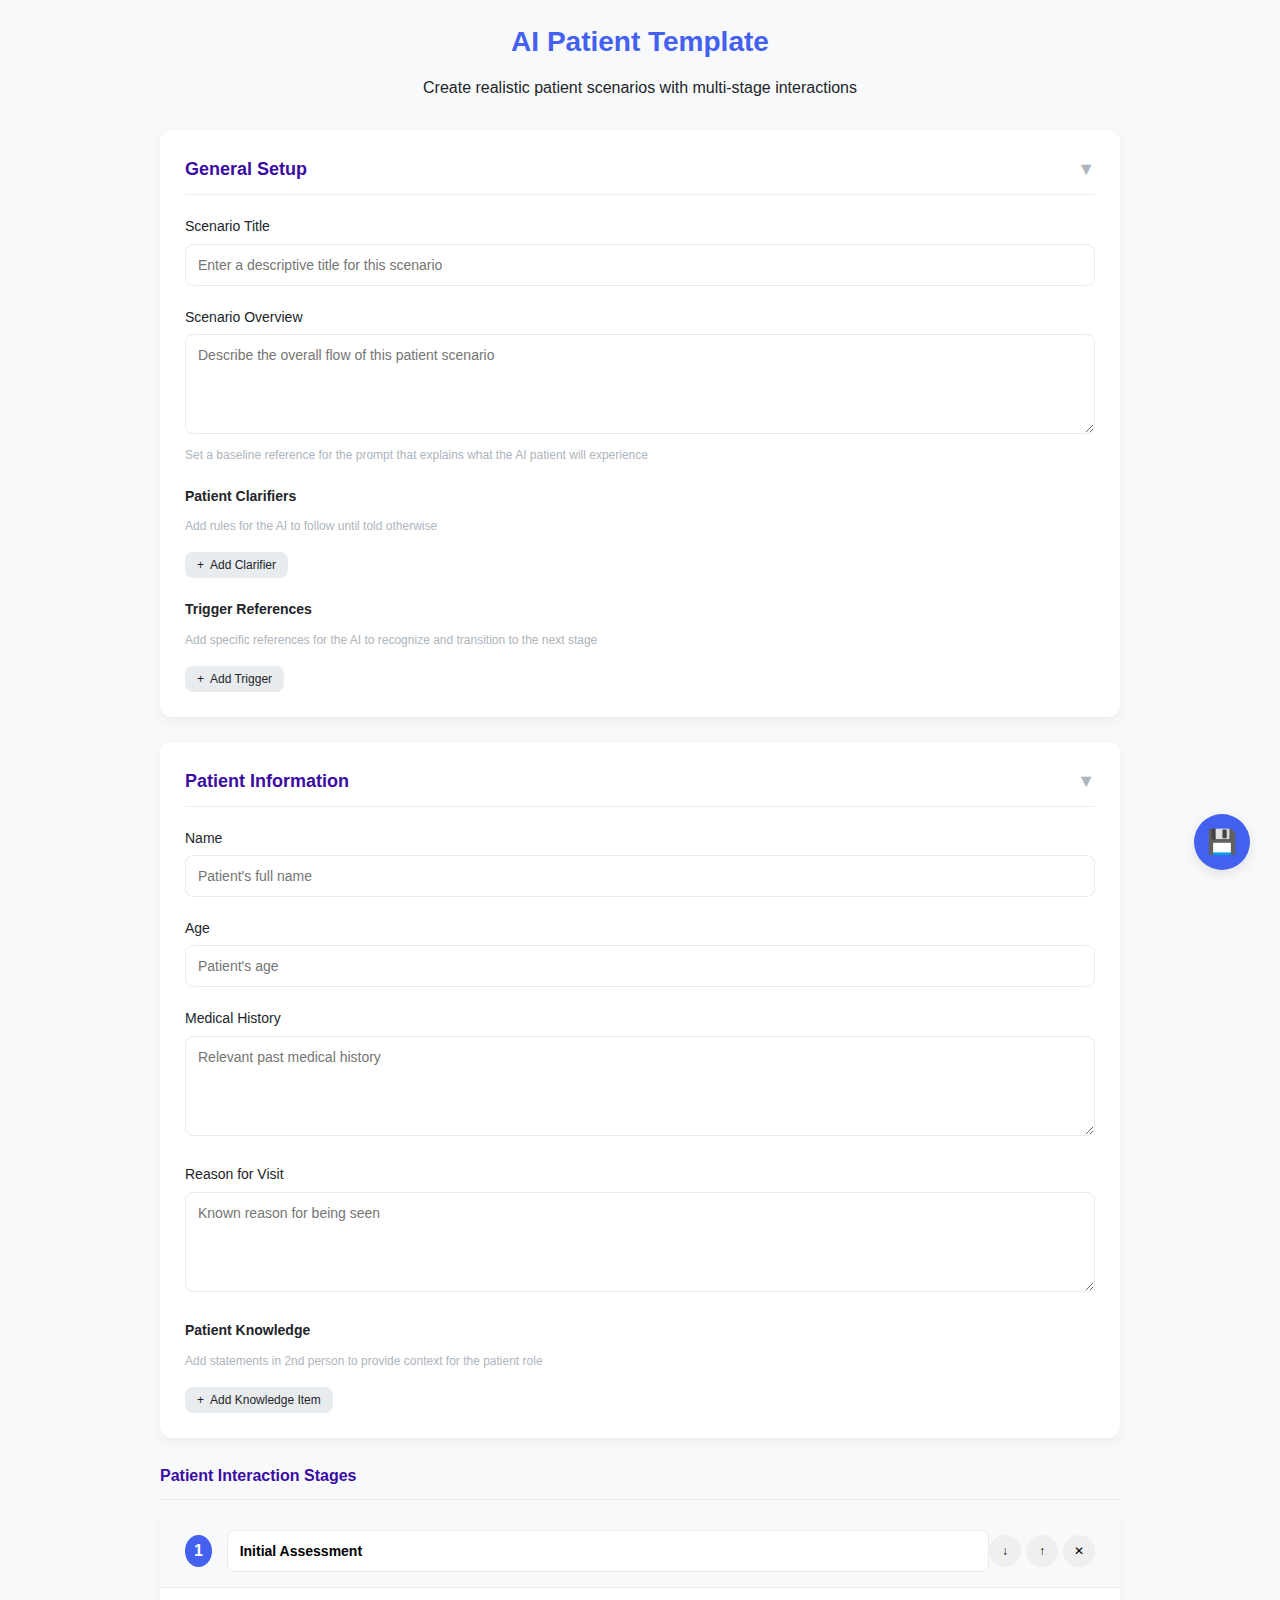
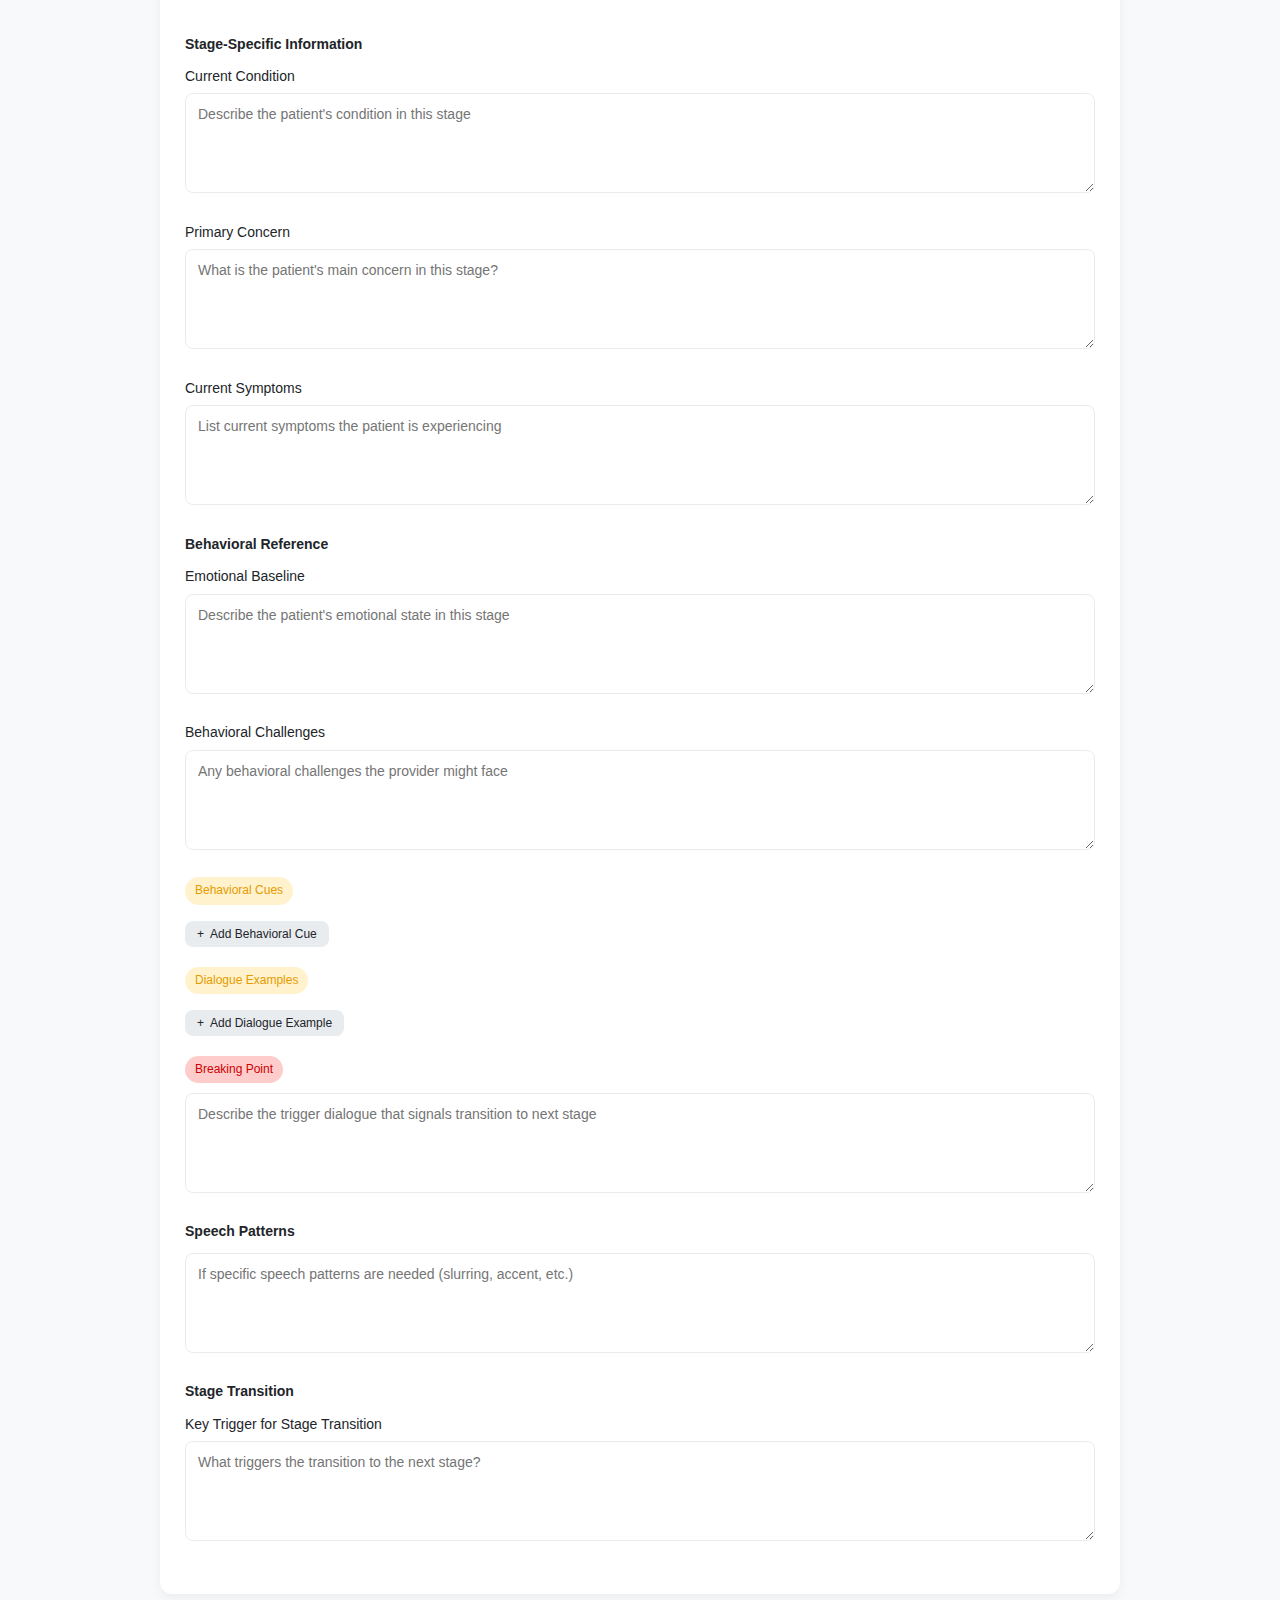
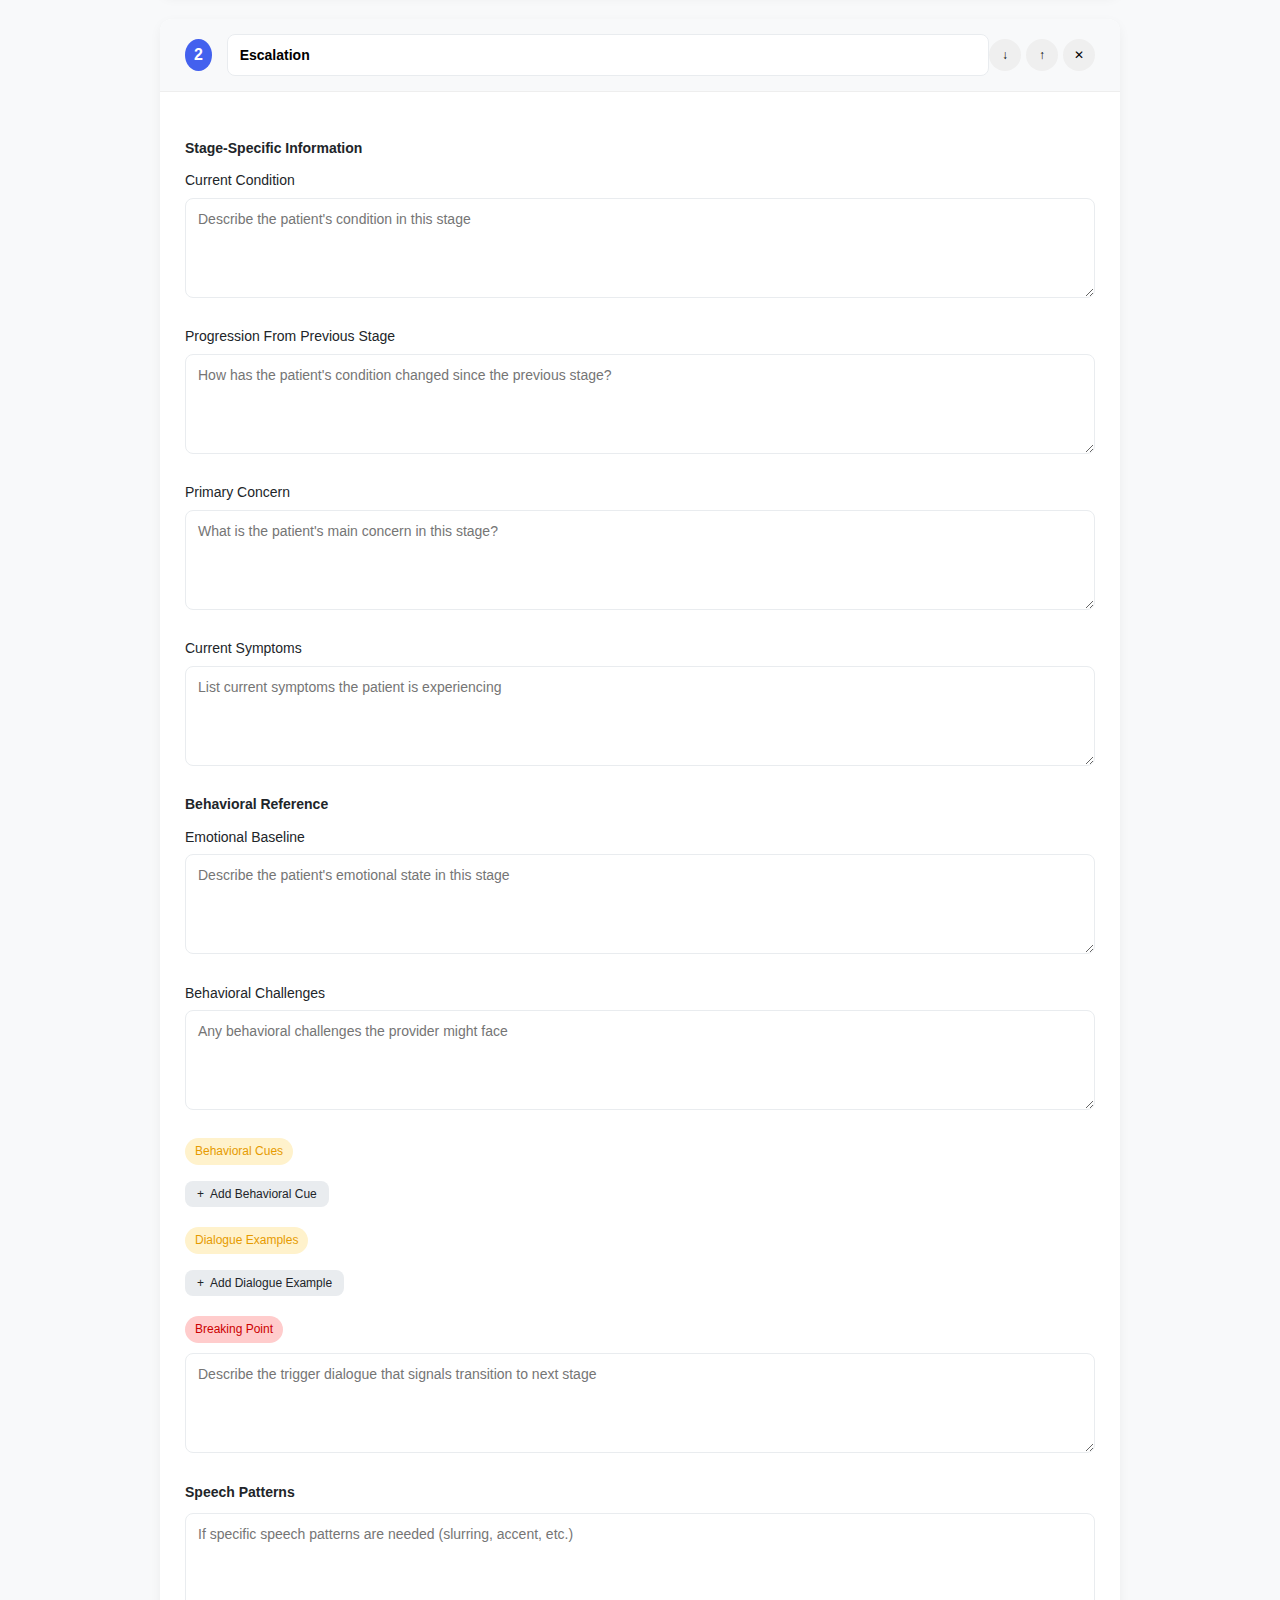
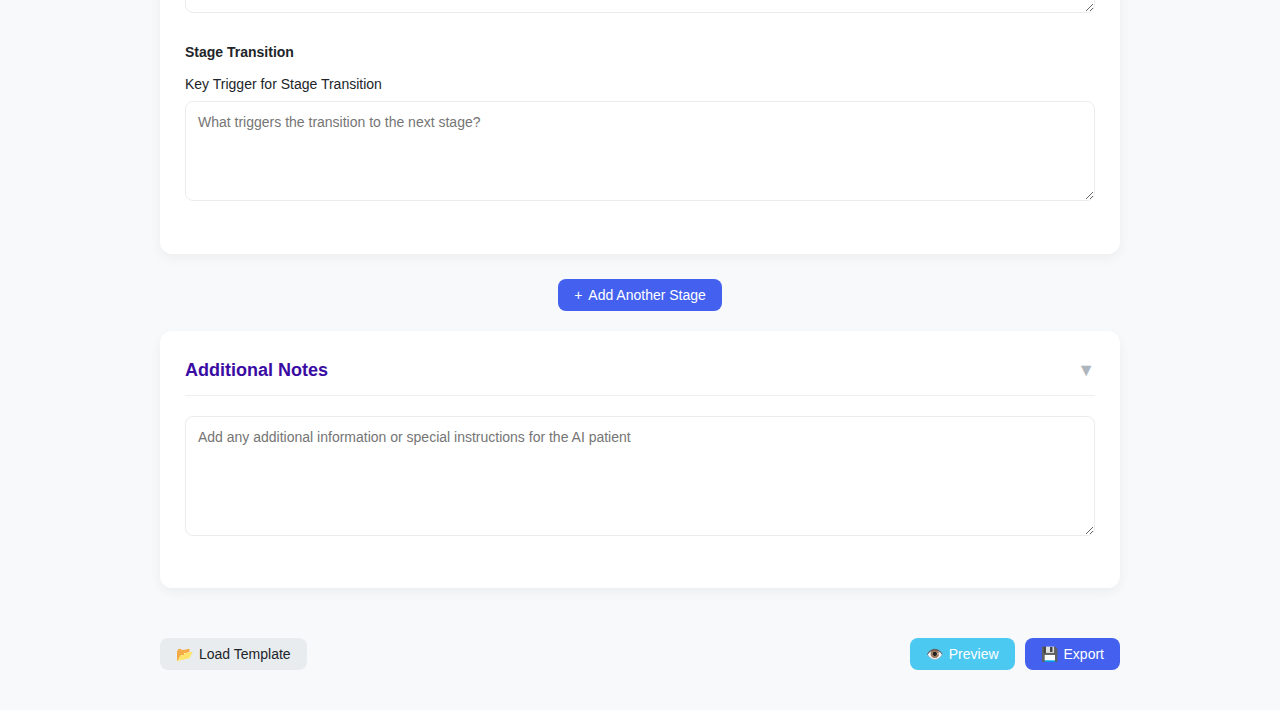
<file: modern-patient-template-complete.html>
<!DOCTYPE html>
<html lang="en">
<head>
    <meta charset="UTF-8">
    <meta name="viewport" content="width=device-width, initial-scale=1.0">
    <title>Modern AI Patient Template</title>
    <style>
        :root {
            --primary: #4361ee;
            --secondary: #3a0ca3;
            --success: #4cc9f0;
            --warning: #f72585;
            --light: #f8f9fa;
            --dark: #212529;
            --gray: #adb5bd;
        }
        
        * {
            margin: 0;
            padding: 0;
            box-sizing: border-box;
            font-family: 'Segoe UI', Tahoma, Geneva, Verdana, sans-serif;
        }
        
        body {
            background-color: #f8f9fa;
            color: var(--dark);
            line-height: 1.6;
        }
        
        .container {
            max-width: 1000px;
            margin: 0 auto;
            padding: 20px;
        }
        
        header {
            text-align: center;
            margin-bottom: 30px;
            position: relative;
        }
        
        h1 {
            font-size: 28px;
            font-weight: 700;
            color: var(--primary);
            margin-bottom: 10px;
        }
        
        .card {
            background-color: white;
            border-radius: 12px;
            box-shadow: 0 4px 12px rgba(0,0,0,0.05);
            padding: 25px;
            margin-bottom: 25px;
            transition: transform 0.2s, box-shadow 0.2s;
        }
        
        .card:hover {
            transform: translateY(-3px);
            box-shadow: 0 6px 16px rgba(0,0,0,0.1);
        }
        
        .card-header {
            display: flex;
            justify-content: space-between;
            align-items: center;
            margin-bottom: 20px;
            padding-bottom: 10px;
            border-bottom: 1px solid #eee;
        }
        
        .card-title {
            font-size: 18px;
            font-weight: 600;
            color: var(--secondary);
        }
        
        .toggle-btn {
            background: none;
            border: none;
            color: var(--gray);
            font-size: 18px;
            cursor: pointer;
            transition: color 0.2s;
        }
        
        .toggle-btn:hover {
            color: var(--primary);
        }
        
        .form-group {
            margin-bottom: 20px;
        }
        
        label {
            display: block;
            margin-bottom: 6px;
            font-weight: 500;
            font-size: 14px;
            color: var(--dark);
        }
        
        input[type="text"], 
        textarea, 
        select {
            width: 100%;
            padding: 12px;
            border: 1px solid #e9ecef;
            border-radius: 8px;
            font-size: 14px;
            transition: border-color 0.2s, box-shadow 0.2s;
        }
        
        input[type="text"]:focus, 
        textarea:focus, 
        select:focus {
            outline: none;
            border-color: var(--primary);
            box-shadow: 0 0 0 3px rgba(67, 97, 238, 0.2);
        }
        
        textarea {
            min-height: 100px;
            resize: vertical;
        }
        
        .hint {
            font-size: 12px;
            color: var(--gray);
            margin-top: 4px;
        }
        
        .dynamic-items {
            margin-bottom: 15px;
        }
        
        .dynamic-item {
            display: flex;
            margin-bottom: 8px;
            align-items: center;
            animation: fadeIn 0.3s;
        }
        
        @keyframes fadeIn {
            from { opacity: 0; transform: translateY(10px); }
            to { opacity: 1; transform: translateY(0); }
        }
        
        .item-content {
            flex-grow: 1;
            margin-right: 10px;
        }
        
        .item-type {
            width: 130px;
            margin-right: 10px;
        }
        
        .btn {
            display: inline-flex;
            align-items: center;
            justify-content: center;
            padding: 8px 16px;
            border-radius: 8px;
            font-weight: 500;
            font-size: 14px;
            cursor: pointer;
            transition: all 0.2s;
            border: none;
        }
        
        .btn-icon {
            margin-right: 6px;
        }
        
        .btn-primary {
            background-color: var(--primary);
            color: white;
        }
        
        .btn-primary:hover {
            background-color: #3a56d4;
        }
        
        .btn-secondary {
            background-color: #e9ecef;
            color: var(--dark);
        }
        
        .btn-secondary:hover {
            background-color: #dee2e6;
        }
        
        .btn-success {
            background-color: var(--success);
            color: white;
        }
        
        .btn-success:hover {
            background-color: #3db8dc;
        }
        
        .btn-warning {
            background-color: var(--warning);
            color: white;
        }
        
        .btn-warning:hover {
            background-color: #e61c7a;
        }
        
        .btn-sm {
            padding: 6px 12px;
            font-size: 12px;
        }
        
        .btn-circle {
            width: 32px;
            height: 32px;
            border-radius: 50%;
            padding: 0;
        }
        
        .btn-remove {
            background-color: #f1f3f5;
            color: #495057;
            width: 28px;
            height: 28px;
            padding: 0;
            border-radius: 50%;
        }
        
        .btn-remove:hover {
            background-color: #e74c3c;
            color: white;
        }
        
        .stage {
            background-color: white;
            border-radius: 12px;
            box-shadow: 0 4px 12px rgba(0,0,0,0.05);
            margin-bottom: 25px;
            overflow: hidden;
        }
        
        .stage-header {
            background-color: #f8f9fa;
            padding: 15px 25px;
            display: flex;
            justify-content: space-between;
            align-items: center;
            cursor: pointer;
            transition: background-color 0.2s;
        }
        
        .stage-header:hover {
            background-color: #e9ecef;
        }
        
        .stage-number {
            display: flex;
            align-items: center;
            justify-content: center;
            width: 32px;
            height: 32px;
            background-color: var(--primary);
            color: white;
            border-radius: 50%;
            font-weight: 600;
            margin-right: 15px;
        }
        
        .stage-title {
            font-size: 16px;
            font-weight: 600;
            flex-grow: 1;
        }
        
        .stage-controls {
            display: flex;
            gap: 5px;
        }
        
        .stage-content {
            padding: 25px;
            border-top: 1px solid #eee;
        }
        
        .collapsed .stage-content {
            display: none;
        }
        
        .badge {
            display: inline-flex;
            align-items: center;
            justify-content: center;
            padding: 4px 10px;
            border-radius: 20px;
            font-size: 12px;
            font-weight: 500;
        }
        
        .badge-warning {
            background-color: #fff2cc;
            color: #e69b00;
        }
        
        .badge-danger {
            background-color: #ffcccc;
            color: #cc0000;
        }
        
        .section-title {
            color: var(--secondary);
            font-size: 16px;
            font-weight: 600;
            margin-bottom: 15px;
            padding-bottom: 10px;
            border-bottom: 1px solid #eee;
        }
        
        .subsection-title {
            color: var(--dark);
            font-size: 14px;
            font-weight: 600;
            margin: 20px 0 10px 0;
        }
        
        .footer {
            display: flex;
            justify-content: space-between;
            padding: 20px 0;
            margin-top: 30px;
        }
        
        .footer-buttons {
            display: flex;
            gap: 10px;
        }
        
        /* Modal styles */
        .modal {
            display: none;
            position: fixed;
            top: 0;
            left: 0;
            width: 100%;
            height: 100%;
            background-color: rgba(0,0,0,0.5);
            z-index: 1000;
            align-items: center;
            justify-content: center;
        }
        
        .modal-content {
            background-color: white;
            border-radius: 12px;
            width: 90%;
            max-width: 500px;
            max-height: 90%;
            overflow: auto;
            box-shadow: 0 4px 20px rgba(0,0,0,0.2);
            animation: modalFadeIn 0.3s;
        }
        
        @keyframes modalFadeIn {
            from { opacity: 0; transform: translateY(20px); }
            to { opacity: 1; transform: translateY(0); }
        }
        
        .modal-header {
            padding: 20px 25px;
            border-bottom: 1px solid #eee;
            display: flex;
            justify-content: space-between;
            align-items: center;
        }
        
        .modal-title {
            font-size: 18px;
            font-weight: 600;
            color: var(--dark);
        }
        
        .modal-close {
            background: none;
            border: none;
            font-size: 22px;
            cursor: pointer;
            color: #adb5bd;
            transition: color 0.2s;
        }
        
        .modal-close:hover {
            color: var(--dark);
        }
        
        .modal-body {
            padding: 25px;
            max-height: 60vh;
            overflow-y: auto;
        }
        
        .modal-footer {
            padding: 15px 25px;
            border-top: 1px solid #eee;
            display: flex;
            justify-content: flex-end;
            gap: 10px;
        }
        
        .template-item {
            padding: 15px;
            border-radius: 8px;
            background-color: #f8f9fa;
            margin-bottom: 10px;
            display: flex;
            justify-content: space-between;
            align-items: center;
            cursor: pointer;
            transition: background-color 0.2s;
        }
        
        .template-item:hover {
            background-color: #e9ecef;
        }
        
        .template-info {
            display: flex;
            flex-direction: column;
        }
        
        .template-title {
            font-weight: 600;
            font-size: 14px;
            color: var(--dark);
        }
        
        .template-date {
            font-size: 12px;
            color: var(--gray);
        }
        
        .template-actions {
            display: flex;
            gap: 8px;
        }
        
        .fab {
            position: fixed;
            bottom: 30px;
            right: 30px;
            width: 56px;
            height: 56px;
            border-radius: 50%;
            background-color: var(--primary);
            color: white;
            display: flex;
            align-items: center;
            justify-content: center;
            font-size: 24px;
            box-shadow: 0 4px 12px rgba(0,0,0,0.1);
            cursor: pointer;
            transition: transform 0.2s, background-color 0.2s;
            z-index: 100;
        }
        
        .fab:hover {
            transform: translateY(-5px);
            background-color: #3a56d4;
        }
        
        /* Responsive */
        @media (max-width: 768px) {
            .container {
                padding: 15px;
            }
            
            .card {
                padding: 20px;
            }
            
            .stage-header {
                padding: 15px;
            }
            
            .stage-content {
                padding: 15px;
            }
        }
    </style>
</head>
<body>
    <div class="container">
        <header>
            <h1>AI Patient Template</h1>
            <p>Create realistic patient scenarios with multi-stage interactions</p>
        </header>
        
        <form id="patientForm">
            <!-- Setup Card -->
            <div class="card">
                <div class="card-header">
                    <h2 class="card-title">General Setup</h2>
                    <button type="button" class="toggle-btn">▼</button>
                </div>
                
                <div class="form-group">
                    <label for="scenarioTitle">Scenario Title</label>
                    <input type="text" id="scenarioTitle" placeholder="Enter a descriptive title for this scenario">
                </div>
                
                <div class="form-group">
                    <label for="scenarioFlow">Scenario Overview</label>
                    <textarea id="scenarioFlow" placeholder="Describe the overall flow of this patient scenario"></textarea>
                    <p class="hint">Set a baseline reference for the prompt that explains what the AI patient will experience</p>
                </div>
                
                <h3 class="subsection-title">Patient Clarifiers</h3>
                <p class="hint">Add rules for the AI to follow until told otherwise</p>
                
                <div id="clarifiersContainer" class="dynamic-items">
                    <!-- Dynamic clarifier items will go here -->
                </div>
                
                <button type="button" id="addClarifierBtn" class="btn btn-secondary btn-sm">
                    <span class="btn-icon">+</span> Add Clarifier
                </button>
                
                <h3 class="subsection-title">Trigger References</h3>
                <p class="hint">Add specific references for the AI to recognize and transition to the next stage</p>
                
                <div id="triggersContainer" class="dynamic-items">
                    <!-- Dynamic trigger items will go here -->
                </div>
                
                <button type="button" id="addTriggerBtn" class="btn btn-secondary btn-sm">
                    <span class="btn-icon">+</span> Add Trigger
                </button>
            </div>
            
            <!-- Patient Information Card -->
            <div class="card">
                <div class="card-header">
                    <h2 class="card-title">Patient Information</h2>
                    <button type="button" class="toggle-btn">▼</button>
                </div>
                
                <div class="form-group">
                    <label for="patientName">Name</label>
                    <input type="text" id="patientName" placeholder="Patient's full name">
                </div>
                
                <div class="form-group">
                    <label for="patientAge">Age</label>
                    <input type="text" id="patientAge" placeholder="Patient's age">
                </div>
                
                <div class="form-group">
                    <label for="patientHistory">Medical History</label>
                    <textarea id="patientHistory" placeholder="Relevant past medical history"></textarea>
                </div>
                
                <div class="form-group">
                    <label for="visitReason">Reason for Visit</label>
                    <textarea id="visitReason" placeholder="Known reason for being seen"></textarea>
                </div>
                
                <h3 class="subsection-title">Patient Knowledge</h3>
                <p class="hint">Add statements in 2nd person to provide context for the patient role</p>
                
                <div id="knowledgeContainer" class="dynamic-items">
                    <!-- Dynamic knowledge items will go here -->
                </div>
                
                <button type="button" id="addKnowledgeBtn" class="btn btn-secondary btn-sm">
                    <span class="btn-icon">+</span> Add Knowledge Item
                </button>
            </div>
            
            <!-- Stages Section -->
            <h2 class="section-title">Patient Interaction Stages</h2>
            
            <div id="stagesContainer">
                <!-- Stage One -->
                <div class="stage" id="stage1">
                    <div class="stage-header" onclick="toggleStage(this.parentNode)">
                        <div class="stage-number">1</div>
                        <input type="text" class="stage-title" placeholder="Stage Name (e.g., Initial Assessment)" value="Initial Assessment" onclick="event.stopPropagation()">
                        <div class="stage-controls">
                            <button type="button" class="btn btn-sm btn-circle" onclick="event.stopPropagation()">↓</button>
                            <button type="button" class="btn btn-sm btn-circle" onclick="event.stopPropagation()">↑</button>
                            <button type="button" class="btn btn-sm btn-circle" onclick="event.stopPropagation()">✕</button>
                        </div>
                    </div>
                    
                    <div class="stage-content">
                        <h3 class="subsection-title">Stage-Specific Information</h3>
                        
                        <div class="form-group">
                            <label for="stage1Condition">Current Condition</label>
                            <textarea id="stage1Condition" placeholder="Describe the patient's condition in this stage"></textarea>
                        </div>
                        
                        <div class="form-group">
                            <label for="stage1Concern">Primary Concern</label>
                            <textarea id="stage1Concern" placeholder="What is the patient's main concern in this stage?"></textarea>
                        </div>
                        
                        <div class="form-group">
                            <label for="stage1Symptoms">Current Symptoms</label>
                            <textarea id="stage1Symptoms" placeholder="List current symptoms the patient is experiencing"></textarea>
                        </div>
                        
                        <h3 class="subsection-title">Behavioral Reference</h3>
                        
                        <div class="form-group">
                            <label for="stage1Emotional">Emotional Baseline</label>
                            <textarea id="stage1Emotional" placeholder="Describe the patient's emotional state in this stage"></textarea>
                        </div>
                        
                        <div class="form-group">
                            <label for="stage1Challenges">Behavioral Challenges</label>
                            <textarea id="stage1Challenges" placeholder="Any behavioral challenges the provider might face"></textarea>
                        </div>
                        
                        <h3 class="subsection-title">
                            <span class="badge badge-warning">Behavioral Cues</span>
                        </h3>
                        
                        <div id="stage1CuesContainer" class="dynamic-items">
                            <!-- Dynamic stage cues will go here -->
                        </div>
                        
                        <button type="button" class="add-stage-cue-btn btn btn-secondary btn-sm" data-stage="1">
                            <span class="btn-icon">+</span> Add Behavioral Cue
                        </button>
                        
                        <h3 class="subsection-title">
                            <span class="badge badge-warning">Dialogue Examples</span>
                        </h3>
                        
                        <div id="stage1DialogueContainer" class="dynamic-items">
                            <!-- Dynamic stage dialogue examples will go here -->
                        </div>
                        
                        <button type="button" class="add-stage-dialogue-btn btn btn-secondary btn-sm" data-stage="1">
                            <span class="btn-icon">+</span> Add Dialogue Example
                        </button>
                        
                        <h3 class="subsection-title">
                            <span class="badge badge-danger">Breaking Point</span>
                        </h3>
                        
                        <div class="form-group">
                            <textarea id="stage1Breaking" placeholder="Describe the trigger dialogue that signals transition to next stage"></textarea>
                        </div>
                        
                        <h3 class="subsection-title">Speech Patterns</h3>
                        
                        <div class="form-group">
                            <textarea id="stage1Speech" placeholder="If specific speech patterns are needed (slurring, accent, etc.)"></textarea>
                        </div>
                        
                        <h3 class="subsection-title">Stage Transition</h3>
                        
                        <div class="form-group">
                            <label for="stage1Trigger">Key Trigger for Stage Transition</label>
                            <textarea id="stage1Trigger" placeholder="What triggers the transition to the next stage?"></textarea>
                        </div>
                    </div>
                </div>
                
                <!-- Stage Two -->
                <div class="stage" id="stage2">
                    <div class="stage-header" onclick="toggleStage(this.parentNode)">
                        <div class="stage-number">2</div>
                        <input type="text" class="stage-title" placeholder="Stage Name (e.g., Escalation)" value="Escalation" onclick="event.stopPropagation()">
                        <div class="stage-controls">
                            <button type="button" class="btn btn-sm btn-circle" onclick="event.stopPropagation()">↓</button>
                            <button type="button" class="btn btn-sm btn-circle" onclick="event.stopPropagation()">↑</button>
                            <button type="button" class="btn btn-sm btn-circle" onclick="event.stopPropagation()">✕</button>
                        </div>
                    </div>
                    
                    <div class="stage-content">
                        <h3 class="subsection-title">Stage-Specific Information</h3>
                        
                        <div class="form-group">
                            <label for="stage2Condition">Current Condition</label>
                            <textarea id="stage2Condition" placeholder="Describe the patient's condition in this stage"></textarea>
                        </div>
                        
                        <div class="form-group">
                            <label for="stage2Progress">Progression From Previous Stage</label>
                            <textarea id="stage2Progress" placeholder="How has the patient's condition changed since the previous stage?"></textarea>
                        </div>
                        
                        <div class="form-group">
                            <label for="stage2Concern">Primary Concern</label>
                            <textarea id="stage2Concern" placeholder="What is the patient's main concern in this stage?"></textarea>
                        </div>
                        
                        <div class="form-group">
                            <label for="stage2Symptoms">Current Symptoms</label>
                            <textarea id="stage2Symptoms" placeholder="List current symptoms the patient is experiencing"></textarea>
                        </div>
                        
                        <h3 class="subsection-title">Behavioral Reference</h3>
                        
                        <div class="form-group">
                            <label for="stage2Emotional">Emotional Baseline</label>
                            <textarea id="stage2Emotional" placeholder="Describe the patient's emotional state in this stage"></textarea>
                        </div>
                        
                        <div class="form-group">
                            <label for="stage2Challenges">Behavioral Challenges</label>
                            <textarea id="stage2Challenges" placeholder="Any behavioral challenges the provider might face"></textarea>
                        </div>
                        
                        <h3 class="subsection-title">
                            <span class="badge badge-warning">Behavioral Cues</span>
                        </h3>
                        
                        <div id="stage2CuesContainer" class="dynamic-items">
                            <!-- Dynamic stage cues will go here -->
                        </div>
                        
                        <button type="button" class="add-stage-cue-btn btn btn-secondary btn-sm" data-stage="2">
                            <span class="btn-icon">+</span> Add Behavioral Cue
                        </button>
                        
                        <h3 class="subsection-title">
                            <span class="badge badge-warning">Dialogue Examples</span>
                        </h3>
                        
                        <div id="stage2DialogueContainer" class="dynamic-items">
                            <!-- Dynamic stage dialogue examples will go here -->
                        </div>
                        
                        <button type="button" class="add-stage-dialogue-btn btn btn-secondary btn-sm" data-stage="2">
                            <span class="btn-icon">+</span> Add Dialogue Example
                        </button>
                        
                        <h3 class="subsection-title">
                            <span class="badge badge-danger">Breaking Point</span>
                        </h3>
                        
                        <div class="form-group">
                            <textarea id="stage2Breaking" placeholder="Describe the trigger dialogue that signals transition to next stage"></textarea>
                        </div>
                        
                        <h3 class="subsection-title">Speech Patterns</h3>
                        
                        <div class="form-group">
                            <textarea id="stage2Speech" placeholder="If specific speech patterns are needed (slurring, accent, etc.)"></textarea>
                        </div>
                        
                        <h3 class="subsection-title">Stage Transition</h3>
                        
                        <div class="form-group">
                            <label for="stage2Trigger">Key Trigger for Stage Transition</label>
                            <textarea id="stage2Trigger" placeholder="What triggers the transition to the next stage?"></textarea>
                        </div>
                    </div>
                </div>
            </div>
            
            <div style="text-align: center; margin: 20px 0;">
                <button type="button" id="addStageBtn" class="btn btn-primary">
                    <span class="btn-icon">+</span> Add Another Stage
                </button>
            </div>
            
            <!-- Additional Notes Card -->
            <div class="card">
                <div class="card-header">
                    <h2 class="card-title">Additional Notes</h2>
                    <button type="button" class="toggle-btn">▼</button>
                </div>
                
                <div class="form-group">
                    <textarea id="additionalNotes" placeholder="Add any additional information or special instructions for the AI patient" style="min-height: 120px;"></textarea>
                </div>
            </div>
            
            <!-- Footer with action buttons -->
            <div class="footer">
                <div class="footer-buttons">
                    <button type="button" id="loadTemplateBtn" class="btn btn-secondary">
                        <span class="btn-icon">📂</span> Load Template
                    </button>
                </div>
                
                <div class="footer-buttons">
                    <button type="button" id="previewPromptBtn" class="btn btn-success">
                        <span class="btn-icon">👁️</span> Preview
                    </button>
                    <button type="button" id="exportPromptBtn" class="btn btn-primary">
                        <span class="btn-icon">💾</span> Export
                    </button>
                </div>
            </div>
        </form>
    </div>
    
    <!-- Floating Action Button -->
    <div class="fab" id="quickSaveBtn">💾</div>
    
    <!-- Export Modal -->
    <div id="exportModal" class="modal">
        <div class="modal-content">
            <div class="modal-header">
                <h3 class="modal-title">Export Options</h3>
                <button class="modal-close">&times;</button>
            </div>
            <div class="modal-body">
                <p>Choose your preferred export format:</p>
                <div style="display: flex; flex-direction: column; gap: 15px; margin-top: 20px;">
                    <button id="exportText" class="btn btn-secondary">
                        <span class="btn-icon">📄</span> Export as Text (.txt)
                    </button>
                    <button id="exportMarkdown" class="btn btn-secondary">
                        <span class="btn-icon">📝</span> Export as Markdown (.md)
                    </button>
                    <button id="exportJson" class="btn btn-secondary">
                        <span class="btn-icon">{ }</span> Export as JSON (.json)
                    </button>
                    <button id="saveLocalStorage" class="btn btn-primary">
                        <span class="btn-icon">💾</span> Save to Browser Storage
                    </button>
                </div>
            </div>
        </div>
    </div>
    
    <!-- Template Load Modal -->
    <div id="loadModal" class="modal">
        <div class="modal-content">
            <div class="modal-header">
                <h3 class="modal-title">Saved Templates</h3>
                <button class="modal-close">&times;</button>
            </div>
            <div class="modal-body">
                <div id="savedTemplatesList">
                    <p id="noSavedTemplates" style="text-align: center; color: var(--gray);">No saved templates found</p>
                    <!-- Template items will be added here -->
                </div>
            </div>
        </div>
    </div>
    
    <!-- Preview Modal -->
    <div id="previewModal" class="modal">
        <div class="modal-content">
            <div class="modal-header">
                <h3 class="modal-title">Preview Generated Prompt</h3>
                <button class="modal-close">&times;</button>
            </div>
            <div class="modal-body">
                <pre id="promptPreview" style="white-space: pre-wrap; background-color: #f8f9fa; padding: 15px; border-radius: 8px; max
</file>
